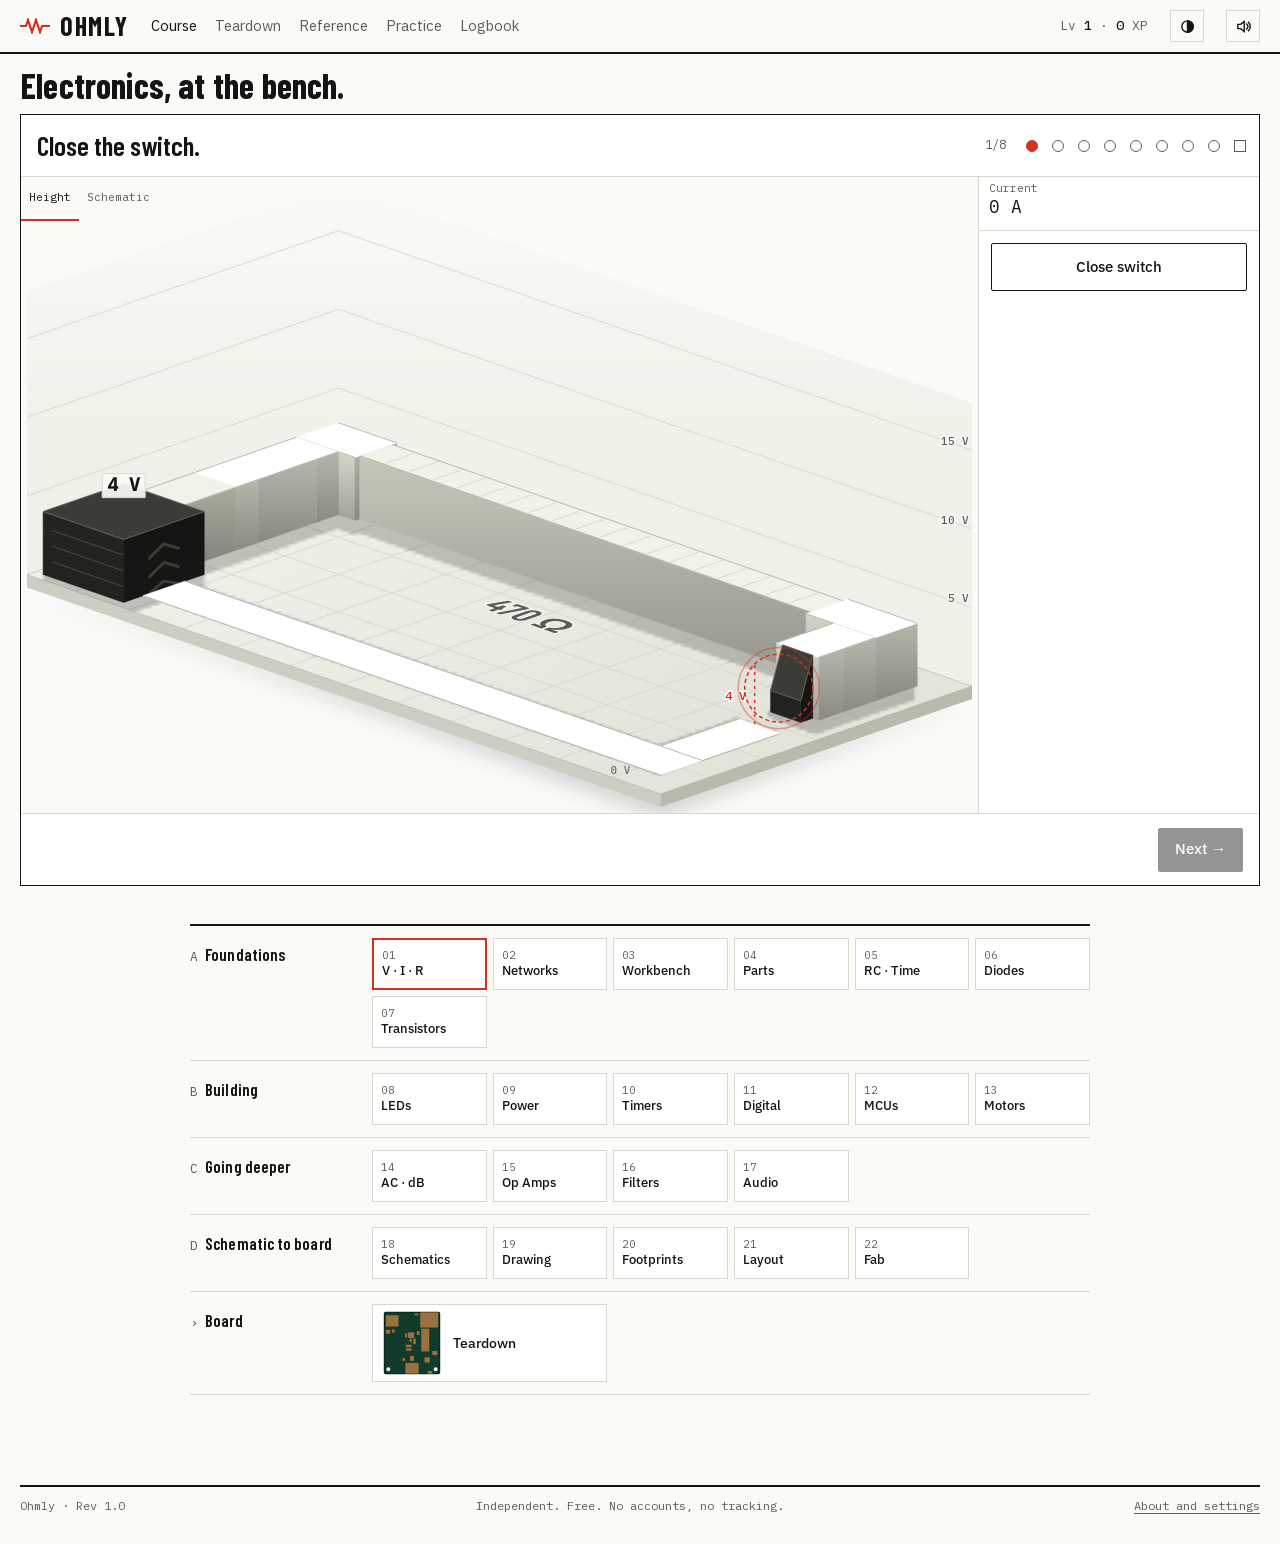
<file: index.html>
<!doctype html>
<html lang="en">
<head>
<meta charset="utf-8">
<meta name="viewport" content="width=device-width, initial-scale=1, viewport-fit=cover">
<title>Ohmly · An interactive platform for learning electronics</title>
<meta name="description" content="A free, interactive platform for learning electronics: 22 modules, 34 animated labs, an oscilloscope simulator, arcade games and quizzes. Runs in your browser, no sign-up.">
<meta name="theme-color" content="#FAFAF7" media="(prefers-color-scheme: light)">
<meta name="theme-color" content="#121211" media="(prefers-color-scheme: dark)">
<meta name="color-scheme" content="light dark">
<meta property="og:type" content="website">
<meta property="og:title" content="Ohmly · An interactive platform for learning electronics">
<meta property="og:description" content="22 modules, 34 animated labs, an oscilloscope simulator and arcade games. Free, in your browser.">
<meta property="og:url" content="https://ullnorse.github.io/ohmly/">
<meta property="og:image" content="https://ullnorse.github.io/ohmly/og.png">
<meta property="og:image:alt" content="Ohmly: an interactive platform for learning electronics, with a signal waveform logo.">
<meta name="twitter:card" content="summary_large_image">
<link rel="canonical" href="https://ullnorse.github.io/ohmly/">
<link rel="apple-touch-icon" href="apple-touch-icon.png">
<link rel="icon" href="data:image/svg+xml,%3Csvg xmlns='http://www.w3.org/2000/svg' viewBox='0 0 28 28'%3E%3Crect x='1' y='1' width='26' height='26' rx='6' fill='%23141414'/%3E%3Cpath d='M5 14h4l2-5 3 10 3-10 2 5h4' fill='none' stroke='%23FF5A44' stroke-width='2.4' stroke-linejoin='round' stroke-linecap='round'/%3E%3C/svg%3E">
<link rel="preload" href="fonts/IBMPlexSans-normal-400-latin.woff2" as="font" type="font/woff2" crossorigin>
<link rel="stylesheet" href="css/fonts.css">
<link rel="stylesheet" href="css/app.css">
</head>
<body>
<a class="skip" href="#view">Skip to content</a>
<header class="top">
  <a class="brand" href="#home" aria-label="Ohmly home">
    <svg width="30" height="16" viewBox="0 0 30 16" aria-hidden="true"><path d="M0 8h6l2-6 4 12 4-12 4 12 2-6h8" fill="none" stroke="var(--accent)" stroke-width="2.2" stroke-linejoin="miter"/></svg>
    Ohmly
  </a>
  <button class="btn railToggle" id="railToggle" type="button" aria-expanded="false" aria-controls="rail">Contents</button>
  <nav class="topnav" aria-label="Sections"><a href="#home">Course</a><a href="#teardown">Teardown</a><a href="#reference">Reference</a><a href="#practice">Practice</a><a href="#log">Logbook</a></nav>
  <span class="spacer"></span>
  <a class="lv" id="lvLink" href="#log">Lv 1 · 0 XP</a>
  <button class="iconBtn" id="themeBtn" type="button" aria-label="Change theme"></button>
  <button class="iconBtn" id="soundBtn" type="button" aria-pressed="true" aria-label="Sound effects"></button>
</header>

<div class="shell">
  <nav class="rail" id="rail" aria-label="Modules"></nav>
  <main id="main"><div class="wrap" id="view" tabindex="-1"><noscript><p>Ohmly is interactive and needs JavaScript enabled.</p></noscript></div></main>
</div>
<footer class="colophon site"><span>Ohmly · Rev 1.0</span><span>Independent. Free. No accounts, no tracking.</span><a href="#about">About and settings</a></footer>
<div id="toasts" aria-live="polite"></div>
<canvas id="fx" aria-hidden="true"></canvas>

<script src="js/data.js"></script>
<script src="js/core.js"></script>
<script src="js/problems.js"></script>
<script src="js/labs.js"></script>
<script src="js/games.js"></script>
<script src="js/teardown.js"></script>
<script src="js/teardown-time.js"></script>
<script src="js/lessons.js"></script>
<script src="js/app.js"></script>
</body>
</html>
</file>
<file: css/fonts.css>
/* Barlow Condensed, IBM Plex Sans, IBM Plex Mono: SIL Open Font License 1.1 */
@font-face{font-family:'Barlow Condensed';font-style:normal;font-weight:500;font-display:swap;src:url(../fonts/BarlowCondensed-normal-500-latin-ext.woff2) format('woff2');unicode-range:U+0100-02BA, U+02BD-02C5, U+02C7-02CC, U+02CE-02D7, U+02DD-02FF, U+0304, U+0308, U+0329, U+1D00-1DBF, U+1E00-1E9F, U+1EF2-1EFF, U+2020, U+20A0-20AB, U+20AD-20C4, U+2113, U+2C60-2C7F, U+A720-A7FF;}
@font-face{font-family:'Barlow Condensed';font-style:normal;font-weight:500;font-display:swap;src:url(../fonts/BarlowCondensed-normal-500-latin.woff2) format('woff2');unicode-range:U+0000-00FF, U+0131, U+0152-0153, U+02BB-02BC, U+02C6, U+02DA, U+02DC, U+0304, U+0308, U+0329, U+2000-206F, U+20AC, U+2122, U+2191, U+2193, U+2212, U+2215, U+FEFF, U+FFFD;}
@font-face{font-family:'Barlow Condensed';font-style:normal;font-weight:600;font-display:swap;src:url(../fonts/BarlowCondensed-normal-600-latin-ext.woff2) format('woff2');unicode-range:U+0100-02BA, U+02BD-02C5, U+02C7-02CC, U+02CE-02D7, U+02DD-02FF, U+0304, U+0308, U+0329, U+1D00-1DBF, U+1E00-1E9F, U+1EF2-1EFF, U+2020, U+20A0-20AB, U+20AD-20C4, U+2113, U+2C60-2C7F, U+A720-A7FF;}
@font-face{font-family:'Barlow Condensed';font-style:normal;font-weight:600;font-display:swap;src:url(../fonts/BarlowCondensed-normal-600-latin.woff2) format('woff2');unicode-range:U+0000-00FF, U+0131, U+0152-0153, U+02BB-02BC, U+02C6, U+02DA, U+02DC, U+0304, U+0308, U+0329, U+2000-206F, U+20AC, U+2122, U+2191, U+2193, U+2212, U+2215, U+FEFF, U+FFFD;}
@font-face{font-family:'Barlow Condensed';font-style:normal;font-weight:700;font-display:swap;src:url(../fonts/BarlowCondensed-normal-700-latin-ext.woff2) format('woff2');unicode-range:U+0100-02BA, U+02BD-02C5, U+02C7-02CC, U+02CE-02D7, U+02DD-02FF, U+0304, U+0308, U+0329, U+1D00-1DBF, U+1E00-1E9F, U+1EF2-1EFF, U+2020, U+20A0-20AB, U+20AD-20C4, U+2113, U+2C60-2C7F, U+A720-A7FF;}
@font-face{font-family:'Barlow Condensed';font-style:normal;font-weight:700;font-display:swap;src:url(../fonts/BarlowCondensed-normal-700-latin.woff2) format('woff2');unicode-range:U+0000-00FF, U+0131, U+0152-0153, U+02BB-02BC, U+02C6, U+02DA, U+02DC, U+0304, U+0308, U+0329, U+2000-206F, U+20AC, U+2122, U+2191, U+2193, U+2212, U+2215, U+FEFF, U+FFFD;}
@font-face{font-family:'IBM Plex Mono';font-style:normal;font-weight:400;font-display:swap;src:url(../fonts/IBMPlexMono-normal-400-latin-ext.woff2) format('woff2');unicode-range:U+0100-02BA, U+02BD-02C5, U+02C7-02CC, U+02CE-02D7, U+02DD-02FF, U+0304, U+0308, U+0329, U+1D00-1DBF, U+1E00-1E9F, U+1EF2-1EFF, U+2020, U+20A0-20AB, U+20AD-20C4, U+2113, U+2C60-2C7F, U+A720-A7FF;}
@font-face{font-family:'IBM Plex Mono';font-style:normal;font-weight:400;font-display:swap;src:url(../fonts/IBMPlexMono-normal-400-latin.woff2) format('woff2');unicode-range:U+0000-00FF, U+0131, U+0152-0153, U+02BB-02BC, U+02C6, U+02DA, U+02DC, U+0304, U+0308, U+0329, U+2000-206F, U+20AC, U+2122, U+2191, U+2193, U+2212, U+2215, U+FEFF, U+FFFD;}
@font-face{font-family:'IBM Plex Mono';font-style:normal;font-weight:500;font-display:swap;src:url(../fonts/IBMPlexMono-normal-500-latin-ext.woff2) format('woff2');unicode-range:U+0100-02BA, U+02BD-02C5, U+02C7-02CC, U+02CE-02D7, U+02DD-02FF, U+0304, U+0308, U+0329, U+1D00-1DBF, U+1E00-1E9F, U+1EF2-1EFF, U+2020, U+20A0-20AB, U+20AD-20C4, U+2113, U+2C60-2C7F, U+A720-A7FF;}
@font-face{font-family:'IBM Plex Mono';font-style:normal;font-weight:500;font-display:swap;src:url(../fonts/IBMPlexMono-normal-500-latin.woff2) format('woff2');unicode-range:U+0000-00FF, U+0131, U+0152-0153, U+02BB-02BC, U+02C6, U+02DA, U+02DC, U+0304, U+0308, U+0329, U+2000-206F, U+20AC, U+2122, U+2191, U+2193, U+2212, U+2215, U+FEFF, U+FFFD;}
@font-face{font-family:'IBM Plex Sans';font-style:italic;font-weight:400;font-display:swap;src:url(../fonts/IBMPlexSans-italic-400-latin-ext.woff2) format('woff2');unicode-range:U+0100-02BA, U+02BD-02C5, U+02C7-02CC, U+02CE-02D7, U+02DD-02FF, U+0304, U+0308, U+0329, U+1D00-1DBF, U+1E00-1E9F, U+1EF2-1EFF, U+2020, U+20A0-20AB, U+20AD-20C4, U+2113, U+2C60-2C7F, U+A720-A7FF;}
@font-face{font-family:'IBM Plex Sans';font-style:italic;font-weight:400;font-display:swap;src:url(../fonts/IBMPlexSans-italic-400-latin.woff2) format('woff2');unicode-range:U+0000-00FF, U+0131, U+0152-0153, U+02BB-02BC, U+02C6, U+02DA, U+02DC, U+0304, U+0308, U+0329, U+2000-206F, U+20AC, U+2122, U+2191, U+2193, U+2212, U+2215, U+FEFF, U+FFFD;}
@font-face{font-family:'IBM Plex Sans';font-style:normal;font-weight:400;font-display:swap;src:url(../fonts/IBMPlexSans-normal-400-latin-ext.woff2) format('woff2');unicode-range:U+0100-02BA, U+02BD-02C5, U+02C7-02CC, U+02CE-02D7, U+02DD-02FF, U+0304, U+0308, U+0329, U+1D00-1DBF, U+1E00-1E9F, U+1EF2-1EFF, U+2020, U+20A0-20AB, U+20AD-20C4, U+2113, U+2C60-2C7F, U+A720-A7FF;}
@font-face{font-family:'IBM Plex Sans';font-style:normal;font-weight:400;font-display:swap;src:url(../fonts/IBMPlexSans-normal-400-latin.woff2) format('woff2');unicode-range:U+0000-00FF, U+0131, U+0152-0153, U+02BB-02BC, U+02C6, U+02DA, U+02DC, U+0304, U+0308, U+0329, U+2000-206F, U+20AC, U+2122, U+2191, U+2193, U+2212, U+2215, U+FEFF, U+FFFD;}
@font-face{font-family:'IBM Plex Sans';font-style:normal;font-weight:500;font-display:swap;src:url(../fonts/IBMPlexSans-normal-500-latin-ext.woff2) format('woff2');unicode-range:U+0100-02BA, U+02BD-02C5, U+02C7-02CC, U+02CE-02D7, U+02DD-02FF, U+0304, U+0308, U+0329, U+1D00-1DBF, U+1E00-1E9F, U+1EF2-1EFF, U+2020, U+20A0-20AB, U+20AD-20C4, U+2113, U+2C60-2C7F, U+A720-A7FF;}
@font-face{font-family:'IBM Plex Sans';font-style:normal;font-weight:500;font-display:swap;src:url(../fonts/IBMPlexSans-normal-500-latin.woff2) format('woff2');unicode-range:U+0000-00FF, U+0131, U+0152-0153, U+02BB-02BC, U+02C6, U+02DA, U+02DC, U+0304, U+0308, U+0329, U+2000-206F, U+20AC, U+2122, U+2191, U+2193, U+2212, U+2215, U+FEFF, U+FFFD;}
@font-face{font-family:'IBM Plex Sans';font-style:normal;font-weight:600;font-display:swap;src:url(../fonts/IBMPlexSans-normal-600-latin-ext.woff2) format('woff2');unicode-range:U+0100-02BA, U+02BD-02C5, U+02C7-02CC, U+02CE-02D7, U+02DD-02FF, U+0304, U+0308, U+0329, U+1D00-1DBF, U+1E00-1E9F, U+1EF2-1EFF, U+2020, U+20A0-20AB, U+20AD-20C4, U+2113, U+2C60-2C7F, U+A720-A7FF;}
@font-face{font-family:'IBM Plex Sans';font-style:normal;font-weight:600;font-display:swap;src:url(../fonts/IBMPlexSans-normal-600-latin.woff2) format('woff2');unicode-range:U+0000-00FF, U+0131, U+0152-0153, U+02BB-02BC, U+02C6, U+02DA, U+02DC, U+0304, U+0308, U+0329, U+2000-206F, U+20AC, U+2122, U+2191, U+2193, U+2212, U+2215, U+FEFF, U+FFFD;}
</file>
<file: css/app.css>
/* Ohmly. Direction: a printed component datasheet. Paper, black ink, one signal red, hairline and heavy rules,
   condensed industrial headings, figures with numbered captions. The scope screen and progress board are
   "hardware" surfaces that keep their own colors in both themes. */
:root{
  --bg:#FAFAF7; --surface:#FFFFFF; --sunk:#F0F0EA; --ink:#141414; --muted:#5D5D58; --line:#D8D8D0; --rule:#141414;
  --accent:#D2321E; --accent-soft:#FFF3F0; --trace:#141414; --trace-soft:#ECECE5;
  --good:#1D7A3E; --bad:#C0281C; --warn:#986200;
  --board:#123B2B; --board-edge:#0B2A1E; --copper:#9C7140; --copper-lit:#F0B566; --silk:#ECF2EE; --chip:#1A1D1C; --pinc:#C9CED0;
  --scope-bg:#07130D; --scope-grid:#2C5A43; --phosphor:#7CFFB2;
  --f-display:"Barlow Condensed","Arial Narrow","Helvetica Neue",sans-serif;
  --f-body:"IBM Plex Sans","Helvetica Neue",Arial,sans-serif;
  --f-mono:"IBM Plex Mono",ui-monospace,Menlo,monospace;
}
@media (prefers-color-scheme: dark){ :root:not([data-theme="light"]){
  --bg:#121211; --surface:#181816; --sunk:#0D0D0C; --ink:#ECECE5; --muted:#9C9C94; --line:#30302C; --rule:#ECECE5;
  --accent:#FF5A44; --accent-soft:#3A1A15; --trace:#ECECE5; --trace-soft:#22221F;
  --good:#5CCB8A; --bad:#FF8A80; --warn:#E6B84D; color-scheme:dark; } }
:root[data-theme="dark"]{
  --bg:#121211; --surface:#181816; --sunk:#0D0D0C; --ink:#ECECE5; --muted:#9C9C94; --line:#30302C; --rule:#ECECE5;
  --accent:#FF5A44; --accent-soft:#3A1A15; --trace:#ECECE5; --trace-soft:#22221F;
  --good:#5CCB8A; --bad:#FF8A80; --warn:#E6B84D; color-scheme:dark; }

*{box-sizing:border-box}
html{scroll-padding-top:64px}
body{background:var(--bg);color:var(--ink);font-family:var(--f-body);font-size:16px;line-height:1.55;margin:0;-webkit-font-smoothing:antialiased}
a{color:inherit;text-decoration-thickness:1px;text-underline-offset:3px}
a:hover{color:var(--accent)}
button,input,select,textarea{font:inherit;color:inherit}
:focus-visible{outline:2px solid var(--accent);outline-offset:2px}
h1,h2,h3{font-family:var(--f-display);font-weight:700;line-height:1.02;margin:0;text-wrap:balance;letter-spacing:.005em}
h1{font-size:clamp(2.4rem,6vw,4rem)}
h2{font-size:1.65rem}
h3{font-size:1.2rem;font-weight:600}
p{margin:0}
.mono{font-family:var(--f-mono);font-variant-numeric:tabular-nums}
.label{font-family:var(--f-mono);font-size:.76rem;color:var(--muted)}
.muted{color:var(--muted)}
.center{justify-content:center;text-align:center}
.sr,.visuallyHidden{position:absolute!important;width:1px;height:1px;overflow:hidden;clip:rect(0 0 0 0);white-space:nowrap}
.skip{position:absolute;left:-9999px;top:8px;z-index:100;background:var(--ink);color:var(--bg);padding:8px 14px}
.skip:focus{left:max(16px,env(safe-area-inset-left,0px))}
h1:focus{outline:none}

/* ---------- masthead ---------- */
header.top{position:sticky;top:0;z-index:6;background:var(--bg);border-bottom:2px solid var(--rule);
  padding-block:10px calc(10px + 0px);padding-top:calc(10px + env(safe-area-inset-top,0px));
  padding-left:max(20px,env(safe-area-inset-left,0px));padding-right:max(20px,env(safe-area-inset-right,0px));
  display:flex;align-items:center;gap:22px;flex-wrap:wrap}
.brand{display:flex;align-items:center;gap:10px;text-decoration:none;font-family:var(--f-display);font-weight:700;font-size:1.65rem;letter-spacing:.06em;text-transform:uppercase;line-height:1}
.brand svg{flex:none}
.brand:hover{color:var(--ink)}
.topnav{display:flex;gap:18px}
.topnav a{text-decoration:none;font-size:.92rem;color:var(--muted)}
.topnav a:hover,.topnav a[aria-current]{color:var(--ink)}
.top .spacer{flex:1}
.lv{font-family:var(--f-mono);font-size:.8rem;color:var(--muted);text-decoration:none;white-space:nowrap}
.lv b{color:var(--ink);font-weight:500}
.iconBtn{display:grid;place-items:center;width:34px;height:32px;padding:0;border:1px solid var(--line);background:transparent;cursor:pointer;color:var(--ink)}
.iconBtn:hover{border-color:var(--ink)}
.iconBtn[aria-pressed=false]{color:var(--muted)}

.shell{display:grid;grid-template-columns:250px minmax(0,1fr);max-width:1280px;margin:0 auto}
nav.rail{border-right:1px solid var(--line);padding:22px 14px 40px 20px;position:sticky;top:56px;align-self:start;max-height:calc(100vh - 56px);overflow:auto;font-size:.88rem}
nav.rail .grp{font-family:var(--f-display);font-weight:600;font-size:.95rem;letter-spacing:.04em;text-transform:uppercase;margin:18px 0 6px;padding-bottom:4px;border-bottom:1px solid var(--rule)}
nav.rail .grp:first-child{margin-top:0}
nav.rail a{display:grid;grid-template-columns:26px 1fr 14px;gap:4px;align-items:baseline;padding:4px 6px 4px 8px;text-decoration:none;line-height:1.3;border-left:3px solid transparent}
nav.rail a .n{font-family:var(--f-mono);font-size:.75rem;color:var(--muted)}
nav.rail a:hover{background:var(--sunk);color:var(--ink)}
nav.rail a.on{border-left-color:var(--accent);background:var(--sunk);font-weight:500}
nav.rail a .st{font-family:var(--f-mono);font-size:.75rem;color:var(--muted);text-align:right}
nav.rail a .st.done{color:var(--accent)}
.btn.railToggle{display:none}

main{padding-block:36px 90px;padding-left:max(20px,env(safe-area-inset-left,0px));padding-right:max(20px,env(safe-area-inset-right,0px));min-width:0}
.wrap{max-width:900px;margin:0 auto;display:flex;flex-direction:column;gap:38px}
.wrap > *{min-width:0}
.prose{max-width:66ch}
.lede{font-size:1.12rem;max-width:62ch}

/* ---------- shared pieces ---------- */
.btn{border:1.5px solid var(--ink);background:transparent;padding:8px 16px;cursor:pointer;font-size:.92rem;font-weight:500;text-decoration:none;color:var(--ink);display:inline-flex;align-items:center;justify-content:center;gap:6px;border-radius:2px;transition:background .12s,color .12s}
.btn:hover{background:var(--ink);color:var(--bg)}
.btn:active{transform:translateY(1px)}
.btn.primary{background:var(--ink);color:var(--bg)}
.btn.primary:hover{background:var(--accent);border-color:var(--accent);color:#fff}
.btn.primary.isdone{background:transparent;color:var(--ink)}
.btn.big{padding:11px 20px;font-size:1rem}
.btn:disabled{opacity:.45;cursor:default}
.btn:disabled:hover{background:transparent;color:var(--ink)}
.chip{font-family:var(--f-mono);font-size:.74rem;color:var(--muted);text-decoration:none;white-space:nowrap}
.sectionHead{display:flex;align-items:baseline;gap:14px;flex-wrap:wrap;border-top:2px solid var(--rule);padding-top:10px;margin-bottom:16px}
.sectionHead.spread{justify-content:space-between}
.sectionHead a.label:hover{color:var(--accent)}
.panel{}
.panel > h2{border-top:2px solid var(--rule);padding-top:10px;margin-bottom:16px}

/* ---------- home ---------- */
figure{margin:0}
figcaption{border-top:1px solid var(--rule);padding:8px 16px;font-size:.88rem;color:var(--muted)}
figcaption b{color:var(--ink);font-family:var(--f-display);font-weight:600;font-size:1rem;letter-spacing:.02em;margin-right:6px}
.part{margin-top:22px}
.part h3{display:flex;gap:10px;align-items:baseline;flex-wrap:wrap}
.part h3 small{font-family:var(--f-body);font-weight:400;font-size:.9rem;color:var(--muted)}
.logline{font-size:.92rem;color:var(--muted);border-top:1px solid var(--line);padding-top:12px}
footer.site{max-width:1240px;margin:0 auto 28px;width:calc(100% - 40px)}
.colophon{border-top:2px solid var(--rule);padding-top:10px;display:flex;justify-content:space-between;gap:14px;flex-wrap:wrap;font-family:var(--f-mono);font-size:.75rem;color:var(--muted)}

/* ---------- logbook ---------- */
.lvRow{display:flex;gap:28px;align-items:end;flex-wrap:wrap}
.lvRow .big{font-family:var(--f-display);font-weight:700;font-size:3rem;line-height:1}
.meterbar{height:10px;border:1px solid var(--rule);margin-top:10px;max-width:520px}
.meterbar i{display:block;height:100%;background:var(--accent)}
table.spec{border-collapse:collapse;width:100%;max-width:620px;font-size:.92rem}
table.spec td{border-bottom:1px solid var(--line);padding:7px 8px}
table.spec td:last-child{font-family:var(--f-mono);text-align:right}
.badges{display:block}
table.badgeT{width:100%;border-collapse:collapse;font-size:.92rem}
table.badgeT td{border-bottom:1px solid var(--line);padding:8px}
table.badgeT td.m{width:34px;text-align:center;font-size:1rem;color:var(--muted)}
table.badgeT tr.got td.m{color:var(--accent)}
table.badgeT td.s{font-family:var(--f-mono);font-size:.78rem;color:var(--muted);text-align:right;white-space:nowrap}
table.badgeT tr:not(.got) td:nth-child(2) b{color:var(--muted);font-weight:500}

/* ---------- PCB progress board ---------- */
.pcbWrap{overflow-x:auto}
svg.pcb{display:block;width:100%;min-width:680px;height:auto}
svg.pcb.narrow{min-width:0}
.pcb .board{fill:var(--board);stroke:var(--board-edge);stroke-width:6}
.pcb .tr{fill:none;stroke:var(--copper);stroke-width:5;stroke-linecap:round;opacity:.55}
.pcb .tr.thin{stroke-width:2;opacity:.35}
.pcb .tr.lit{stroke:var(--copper-lit);opacity:1;stroke-dasharray:10 12;animation:flow 1.2s linear infinite}
@keyframes flow{to{stroke-dashoffset:-22}}
.pcb .via{fill:var(--board);stroke:var(--copper);stroke-width:3}
.pcb .hole{fill:var(--board-edge);stroke:var(--copper);stroke-width:3}
.pcb .pin{fill:var(--pinc)}
.pcb .chip{fill:var(--chip);stroke:#2c302f;stroke-width:1.5}
.pcb .chip.done{stroke:var(--copper-lit);stroke-width:2.5}
.pcb .chip.part{stroke:var(--copper)}
.pcb .notch{fill:#2c302f}
.pcb .silk{fill:var(--silk);font-family:var(--f-display);font-weight:600;font-size:19px;text-anchor:middle;letter-spacing:.02em}
.pcb .silk.small{font-family:var(--f-mono);font-weight:400;font-size:10.5px;opacity:.7}
.pcb .silk.tiny{font-family:var(--f-mono);font-weight:400;font-size:10px;letter-spacing:.12em;opacity:.55}
.pcb .silk.tiny.l{text-anchor:start} .pcb .silk.tiny.r{text-anchor:end}
.pcb .led{fill:#3a2a20}
.pcb .led.dim{fill:#8a5a2a}
.pcb .led.on{fill:#FFB347}
.pcb .prog{fill:var(--copper-lit)}
.pcb .chipLink:hover .chip{stroke:var(--silk)}
.pcb .chipLink:focus-visible{outline:none}
.pcb .chipLink:focus-visible .chip{stroke:var(--copper-lit);stroke-width:3}

/* ---------- module ---------- */
.modHead{display:grid;grid-template-columns:auto minmax(0,1fr) auto;gap:4px 22px;align-items:end;border-bottom:2px solid var(--rule)}
.modNo{font-family:var(--f-display);font-weight:700;font-size:clamp(4rem,10vw,6.5rem);line-height:.8;color:var(--accent);font-variant-numeric:tabular-nums}
.modHead .partName{font-size:.9rem;color:var(--muted)}
.modHead h1{font-size:clamp(2.1rem,4vw,2.8rem)}
.back{font-size:.9rem;text-decoration:none;color:var(--muted)}
ul.ideas{margin:0;padding:0;list-style:none;display:flex;flex-direction:column;gap:9px;max-width:72ch}
ul.ideas li{display:grid;grid-template-columns:18px 1fr;gap:6px}
ul.ideas li::before{content:"";width:6px;height:6px;margin-top:.62em;background:var(--accent)}
.formulas{display:grid;grid-template-columns:repeat(2,minmax(0,1fr));column-gap:28px;border-bottom:1px solid var(--line)}
.formula{display:flex;flex-direction:column;gap:2px;padding:10px 0;border-top:1px solid var(--line)}
.formula .eq{font-family:var(--f-mono);font-size:1.02rem;overflow-x:auto;white-space:nowrap}
.formula .what{font-size:.84rem;color:var(--muted)}
.tip{border-left:3px solid var(--accent);padding:4px 0 4px 14px;max-width:72ch}
.tip b{font-family:var(--f-display);font-weight:700;font-size:1.02rem;letter-spacing:.06em;text-transform:uppercase;margin-right:8px}
.labNav{display:flex;flex-wrap:wrap;gap:6px 16px;margin:-6px 0 16px;font-size:.88rem}
.labNav a{color:var(--muted)}
.reading{font-size:.88rem;color:var(--muted);border-top:1px solid var(--line);padding-top:12px;max-width:80ch}
.pager{display:flex;justify-content:space-between;gap:12px;flex-wrap:wrap;border-top:2px solid var(--rule);padding-top:12px}
.pager a{text-decoration:none;max-width:48%;font-weight:500}
.pager a.r{text-align:right;margin-left:auto}
.pager a span{display:block;font-family:var(--f-mono);font-weight:400;font-size:.75rem;color:var(--muted)}

/* ---------- worked examples, steps, practice problems, going deeper ---------- */
.ex{border-top:1px solid var(--line);padding:16px 0;max-width:80ch}
.ex:first-of-type{border-top:0;padding-top:0}
.exq{font-weight:500}
.exq .label,.exa .label,.ph .label{display:block;margin-bottom:2px}
ol.steps{list-style:none;counter-reset:st;margin:12px 0 0;padding:0;border-top:1px solid var(--rule)}
ol.steps li{counter-increment:st;display:grid;grid-template-columns:28px minmax(0,1fr);gap:6px;padding:7px 0;border-bottom:1px solid var(--line);font-size:.95rem;overflow-wrap:anywhere}
ol.steps li::before{content:counter(st);font-family:var(--f-mono);font-size:.78rem;color:var(--muted);padding-top:.15em}
.exa{margin-top:10px;font-weight:500;color:var(--accent)}
.exa .label{color:var(--muted);font-weight:400}
.prob{border-top:1px solid var(--line);padding:16px 0;max-width:80ch}
.prob:first-child{border-top:0;padding-top:0}
.ph{display:flex;justify-content:space-between;gap:12px}
.ph .label{margin:0}
.ph .ok{font-family:var(--f-mono);font-size:.76rem;color:var(--accent);visibility:hidden}
.ph .ok.on{visibility:visible}
.pq{font-weight:500;margin:4px 0 12px}
.pin{display:flex;gap:10px;flex-wrap:wrap;align-items:end}
.pin .ctrl{flex:1 1 170px;max-width:240px}
.pin input{font-family:var(--f-mono)}
.pin .btn{padding:8px 14px}
.pres{margin-top:12px;font-size:.95rem}
.pres .good{color:var(--good)} .pres .bad,.pres p.bad{color:var(--bad)}
.pres .btn{margin-top:14px}
.drillSel{max-width:320px;margin-bottom:16px}
details.dd{border-top:1px solid var(--line);max-width:80ch}
details.dd:last-of-type{border-bottom:1px solid var(--line)}
details.dd summary{cursor:pointer;list-style:none;padding:11px 28px 11px 0;position:relative;font-weight:500}
details.dd summary::-webkit-details-marker{display:none}
details.dd summary::after{content:"+";position:absolute;right:4px;top:9px;font-family:var(--f-mono);color:var(--accent);width:1ch;text-align:center}
details.dd[open] summary::after{content:"−"}
details.dd summary:hover{color:var(--accent)}
.ddb{padding:2px 0 18px;display:flex;flex-direction:column;gap:12px;font-size:.95rem}
.ddb .ideas li>span{min-width:0;overflow-wrap:anywhere}
.dform{border-left:3px solid var(--accent);padding:2px 0 2px 14px;font-family:var(--f-mono);font-size:.92rem;overflow-x:auto}
.dform div{white-space:nowrap}
.gameRow.idx{grid-template-columns:44px minmax(0,1fr) auto;gap:14px}
.gameRow.idx .no{font-family:var(--f-mono);font-size:.85rem;color:var(--muted)}

/* ---------- labs (figures) ---------- */
.lab{border:1px solid var(--rule);background:var(--surface);scroll-margin-top:70px}
.lab + .lab{margin-top:26px}
.lab .lh{order:2;border-top:1px solid var(--rule);padding:8px 16px;display:flex;gap:10px;flex-wrap:wrap;align-items:baseline;font-size:.88rem;color:var(--muted)}
.lab .lh h3{font-size:1.02rem;color:var(--ink)}
.lab .lh h3 .figno{color:var(--accent);margin-right:8px}
.lab{display:flex;flex-direction:column}
.lab .lb{order:1;padding:18px 16px;display:grid;grid-template-columns:minmax(0,1fr) minmax(0,1.15fr);gap:22px}
.ctrls{display:flex;flex-direction:column;gap:12px;min-width:0}
.ctrlGroup{display:flex;flex-direction:column;gap:10px}
.ctrl{min-width:0}
.ctrl label{display:flex;justify-content:space-between;font-size:.84rem;color:var(--muted);gap:8px}
.ctrl label output{font-family:var(--f-mono);color:var(--ink)}
.ctrl input[type=range]{width:100%;accent-color:var(--accent)}
@media (pointer:coarse){.ctrl input[type=range]{height:32px;margin:-8px 0}}
.ctrl select,.ctrl input[type=number],.ctrl input[type=text],.ctrl input[type=search],textarea{width:100%;padding:7px 9px;border:1px solid var(--line);border-radius:0;background:var(--bg)}
.ctrl select:focus,.ctrl input:focus{border-color:var(--ink)}
.bigInput{font-family:var(--f-mono);font-size:1.3rem!important;letter-spacing:.1em}
.row2{display:flex;gap:10px;flex-wrap:wrap;align-items:end}
.row2 > .ctrl{flex:1;min-width:120px}
.row3{display:grid;grid-template-columns:repeat(auto-fit,minmax(150px,1fr));gap:12px;align-items:end}
.wrapRow{flex-wrap:wrap}
.check{display:flex;gap:8px;align-items:center;font-size:.88rem;color:var(--muted);cursor:pointer}
.readout{display:grid;grid-template-columns:repeat(auto-fit,minmax(130px,1fr));gap:0;align-content:start;min-width:0;border-top:1px solid var(--rule)}
.readout.four{grid-column:1/-1}
.ro{border-bottom:1px solid var(--line);padding:8px 10px 8px 0;min-width:0}
.ro .k{font-size:.76rem;color:var(--muted)}
.ro .v{font-family:var(--f-mono);font-size:1.15rem;font-variant-numeric:tabular-nums;overflow-wrap:anywhere}
.ro.hl .v{color:var(--accent)}
.note{font-size:.85rem;color:var(--muted);grid-column:1/-1;padding-top:8px}
.note.warn{color:var(--warn)} .note.bad{color:var(--bad)} .note.good{color:var(--good)}
canvas.plot{width:100%;height:230px;display:block;border:1px solid var(--line);background:var(--bg);grid-column:1/-1}
canvas.plot.tall{height:260px}
.resistorSvg{width:100%;max-width:360px;height:auto;display:block;margin:0 auto}
.gates{display:flex;gap:6px;flex-wrap:wrap}
.gates button{font-family:var(--f-mono);font-size:.8rem;padding:6px 10px;border:1px solid var(--line);background:transparent;cursor:pointer}
.gates button:hover{border-color:var(--ink)}
.gates button[aria-pressed=true]{background:var(--ink);color:var(--bg);border-color:var(--ink)}
.gates button.right{border-color:var(--good);color:var(--good)}
.gates button.wrong{border-color:var(--bad);color:var(--bad);text-decoration:line-through}
.toggles{display:flex;gap:14px;align-items:center;flex-wrap:wrap}
.toggles.big{justify-content:center;gap:22px}
.sw{display:flex;flex-direction:column;align-items:center;gap:4px;font-family:var(--f-mono);font-size:.8rem}
.sw button{width:54px;height:28px;border:1.5px solid var(--ink);background:transparent;position:relative;cursor:pointer;border-radius:0}
.sw button::after{content:"";position:absolute;top:3px;left:3px;width:20px;height:19px;background:var(--muted);transition:left .12s}
.sw button[aria-pressed=true]::after{left:28px;background:var(--accent)}
.led{width:38px;height:38px;border-radius:50%;border:1.5px solid var(--ink);background:transparent;transition:background .08s,box-shadow .08s}
.led.big{width:56px;height:56px;flex:none}
.led.sm{width:40px;height:40px}
.led.on{background:var(--accent);border-color:var(--accent);box-shadow:0 0 18px color-mix(in srgb,var(--accent) 70%,transparent)}
.ledRow{display:flex;gap:14px;align-items:center}
.tt{border-collapse:collapse;font-family:var(--f-mono);font-size:.85rem}
.tt th,.tt td{border-bottom:1px solid var(--line);padding:4px 14px;text-align:center}
.tt th{border-bottom-color:var(--rule);font-weight:500}
.tt tr.cur td{background:var(--accent-soft);color:var(--ink)}
.tablewrap{overflow-x:auto}
.heatbar{grid-column:1/-1;display:grid;grid-template-columns:auto 1fr;gap:6px 12px;align-items:center}
.hb{height:10px;border:1px solid var(--rule)}
.hb i{display:block;height:100%;background:var(--accent);transition:width .3s}
.bitRow{grid-column:1/-1;display:grid;grid-template-columns:repeat(8,1fr);gap:6px}
.bit{display:flex;flex-direction:column;align-items:center;gap:4px}
.bit button{width:100%;aspect-ratio:1/1.2;max-width:60px;border:1.5px solid var(--ink);background:transparent;font-family:var(--f-mono);font-size:1.3rem;cursor:pointer}
.bit button[aria-pressed=true]{background:var(--ink);color:var(--bg)}
.bit span{font-size:.7rem;color:var(--muted);font-family:var(--f-mono)}
.pwmVis{display:flex;gap:20px;align-items:center;justify-content:center;grid-column:1/-1}
.pwmVis canvas{width:150px;height:150px}
.scopeWrap{grid-column:1/-1;background:#1b1f1d;padding:12px;display:flex;flex-direction:column;gap:8px}
canvas.scope{width:100%;aspect-ratio:10/8;max-height:440px;display:block;background:var(--scope-bg)}
.scopeReadout{color:var(--phosphor);font-size:.78rem;opacity:.85;overflow-wrap:anywhere}
.mystery{grid-column:1/-1;border:1px solid var(--accent);padding:14px;display:flex;flex-direction:column;gap:10px;font-size:.92rem}
.adder{grid-column:1/-1;display:flex;flex-direction:column;gap:8px;align-items:center}
.adRow{display:grid;grid-template-columns:56px repeat(5,minmax(0,52px)) 56px;gap:8px;align-items:center;justify-items:center}
.adRow > .label{justify-self:end}
.adRow button{width:100%;aspect-ratio:1;border:1.5px solid var(--ink);background:transparent;font-family:var(--f-mono);font-size:1.2rem;cursor:pointer}
.adRow:not(.carry):not(.sum) button:first-of-type{grid-column:3}
.adRow button[aria-pressed=true]{background:var(--ink);color:var(--bg)}
.adRow b{font-size:1.2rem;justify-self:start;grid-column:7}
.adRow.sum .led:first-of-type{grid-column:2}
.cy{width:12px;height:12px;border-radius:50%;border:1.5px solid var(--line)}
.cy.on{background:var(--accent);border-color:var(--accent)}
.cy.off{visibility:hidden}

/* ---------- quiz ---------- */
fieldset.q{border:0;margin:0;padding:14px 0;min-width:0;border-top:1px solid var(--line);counter-reset:opt}
fieldset.q:first-of-type{border-top:0}
fieldset.q legend{padding:0;float:left;width:100%}
fieldset.q legend + *{clear:both}
.qt{font-weight:500;margin-bottom:10px;max-width:72ch}
.qt.big{font-size:1.15rem;margin-top:6px}
.opts{display:flex;flex-direction:column;gap:0;border-top:1px solid var(--line)}
.opts button{counter-increment:opt;text-align:left;padding:8px 10px;border:0;border-bottom:1px solid var(--line);background:transparent;cursor:pointer;font-size:.95rem;display:flex;gap:12px;align-items:baseline}
.opts button::before{content:counter(opt,upper-alpha);font-family:var(--f-mono);font-size:.78rem;color:var(--muted);width:14px;flex:none}
.opts button:hover:not(:disabled){background:var(--sunk)}
.opts button.right{background:color-mix(in srgb,var(--good) 12%,transparent)}
.opts button.right::before{content:"✓";color:var(--good)}
.opts button.wrong{background:color-mix(in srgb,var(--bad) 10%,transparent);text-decoration:line-through;text-decoration-color:var(--bad)}
.opts button.wrong::before{content:"✗";color:var(--bad)}
.opts button:disabled{cursor:default;color:var(--ink)}
.opts.grid2{display:grid;grid-template-columns:1fr 1fr;gap:8px;border:0;width:100%;max-width:440px}
.opts.grid2 button{border:1.5px solid var(--ink);justify-content:center;font-family:var(--f-mono);font-size:1.05rem;padding:14px}
.opts.grid2 button::before{display:none}
.why{margin-top:10px;font-size:.9rem;color:var(--muted);max-width:72ch}
.why b{color:var(--ink)}
.why .btn{margin-top:10px}
.score{font-family:var(--f-mono);font-size:.8rem;color:var(--muted)}
.shake{animation:shake .35s}
@keyframes shake{25%{transform:translateX(-4px)}50%{transform:translateX(4px)}75%{transform:translateX(-2px)}}

/* ---------- arcade + games ---------- */
.gameList{border-top:2px solid var(--rule)}
.gameRow{display:grid;grid-template-columns:120px minmax(0,1fr) auto;gap:20px;align-items:center;padding:16px 0;border-bottom:1px solid var(--line);text-decoration:none}
.gameRow:hover{background:var(--sunk)}
.gameRow:hover h3{color:var(--accent)}
.gameRow .art{height:60px;display:grid;place-items:center;color:var(--ink)}
.gameRow .art svg{height:48px;width:auto}
.gameRow p{margin-top:3px;font-size:.9rem;color:var(--muted)}
.gameRow .best{font-family:var(--f-mono);font-size:.78rem;color:var(--muted);text-align:right;white-space:nowrap}
.game{border:1px solid var(--rule);background:var(--surface);padding:22px;display:flex;flex-direction:column;gap:18px;align-items:center}
.gameBar{display:flex;gap:16px;justify-content:space-between;width:100%;flex-wrap:wrap;font-size:.92rem;border-bottom:1px solid var(--line);padding-bottom:10px}
.gameBar .hot{color:var(--bad)}
.gameStage{display:flex;flex-direction:column;gap:16px;align-items:center;width:100%}
.gameStage.left{align-items:stretch}
.gameStage .readout,.gameStage .row3{width:100%}
.gameEnd{text-align:center;display:flex;flex-direction:column;gap:6px;align-items:center}
.gameEnd h3{font-size:2rem}
.gameEnd p{color:var(--muted)}
.targetBox{display:flex;flex-direction:column;align-items:center;gap:2px}
.targetBox b{font-size:1.8rem}
.mysteryBox{width:110px;height:76px;background:var(--ink);color:var(--bg);display:grid;place-items:center;font-family:var(--f-display);font-size:2.6rem;font-weight:700}
.probeLog{display:flex;gap:8px;flex-wrap:wrap;justify-content:center;min-height:28px}
.probeLog span{border:1px solid var(--line);padding:2px 8px;font-size:.85rem;font-family:var(--f-mono)}
.boxes{display:flex;gap:14px;justify-content:center}
.bx{display:flex;flex-direction:column;align-items:center;gap:2px}
.bxbar{width:28px;height:70px;border:1px solid var(--rule);display:flex;align-items:flex-end}
.bxbar i{display:block;width:100%;background:var(--accent);transition:height .3s}
.flip{width:min(100%,460px);height:220px;perspective:900px;cursor:pointer;position:relative}
.flip .face{position:absolute;inset:0;border:1.5px solid var(--ink);background:var(--bg);display:flex;flex-direction:column;align-items:center;justify-content:center;gap:10px;padding:20px;text-align:center;backface-visibility:hidden;transition:transform .45s}
.flip .face b{font-family:var(--f-display);font-size:1.7rem;font-weight:600}
.flip .face.back b{font-family:var(--f-mono);font-size:1.35rem;color:var(--accent)}
.flip .back{transform:rotateY(180deg)}
.flip.flipped .front{transform:rotateY(-180deg)}
.flip.flipped .back{transform:rotateY(0)}
.job{text-align:center;display:flex;flex-direction:column;gap:4px;max-width:46ch}
.job b{font-family:var(--f-display);font-size:1.5rem;font-weight:600;line-height:1.15}
.meterBody{width:min(100%,520px);background:#E8B23A;padding:16px;display:flex;flex-direction:column;gap:14px;border:2px solid #141414;color:#141414}
.meterBody .ctrl label{color:#141414}
.meterBody .ctrl select{background:#fff;color:#141414;border-color:#141414}
.meterGrid{display:grid;grid-template-columns:1fr 1fr;gap:10px}
.lcd{background:#C9D6B8;color:#1F2A1A;padding:12px 16px;font-size:2rem;text-align:right;letter-spacing:.06em;box-shadow:inset 0 2px 6px rgba(0,0,0,.25);min-height:2.6em;display:flex;align-items:center;justify-content:flex-end;overflow-wrap:anywhere}
.lcd.dead{background:#3a3f37;color:#ff8a80}
.lcd.good{color:#0d5a2e}
.meterBody .btn.primary{background:#141414;color:#fff;border-color:#141414}

/* ---------- formulas / about ---------- */
.fgroup{margin-bottom:8px}
.fgroup .sectionHead h3{font-size:1.2rem}
.settings{display:flex;gap:20px;flex-wrap:wrap;align-items:end}
.settings .ctrl{min-width:200px}
.paste{margin-top:12px}
.paste summary{cursor:pointer;color:var(--muted);font-size:.9rem}
.paste textarea{font-family:var(--f-mono);font-size:.8rem;margin-block:6px}
.danger{margin-top:16px;padding-top:14px;border-top:1px solid var(--line);display:flex;gap:10px;flex-wrap:wrap;align-items:center}
.dangerBtn{border-color:var(--bad);color:var(--bad)}
.dangerBtn:hover{background:var(--bad);color:#fff}
label.btn{cursor:pointer}
.stack{display:flex;flex-direction:column;gap:12px}

/* ---------- toasts + fx ---------- */
#toasts{position:fixed;right:calc(16px + env(safe-area-inset-right,0px));bottom:calc(16px + env(safe-area-inset-bottom,0px));display:flex;flex-direction:column;gap:6px;z-index:50;pointer-events:none;max-width:min(340px,calc(100vw - 32px))}
.toast{background:var(--ink);color:var(--bg);padding:9px 14px;font-size:.86rem;animation:tin .2s ease-out;transition:opacity .4s,transform .4s;border-left:4px solid var(--accent)}
.toast span{opacity:.8;font-size:.8rem}
.toast.badge,.toast.level{background:var(--accent);color:#fff;border-left-color:var(--ink)}
.toast.out{opacity:0;transform:translateY(8px)}
@keyframes tin{from{opacity:0;transform:translateY(10px)}}
#fx{position:fixed;inset:0;width:100vw;height:100vh;pointer-events:none;z-index:40}

/* schematic labs (SVG): ink wires, one red accent for the selected net or the found mistake */
.schWrap{grid-column:1/-1;overflow-x:auto;border:1px solid var(--line);background:var(--bg)}
.sch{display:block;width:100%;min-width:560px;height:auto;font-family:var(--f-mono);-webkit-user-select:none;user-select:none}
.sch.mz{min-width:340px;max-width:720px;margin:0 auto}
.sch .wire,.sch .lead{fill:none;stroke:var(--ink);stroke-width:1.5;stroke-linecap:square}
.sch .body{fill:none;stroke:var(--ink);stroke-width:1.5;stroke-linejoin:miter}
.sch .body.thin{stroke-width:1}
.sch .fillb{fill:var(--ink);stroke:none}
.sch .ncx{stroke:var(--ink);stroke-width:1.3}
.sch .jn{fill:var(--ink)}
.sch text{fill:var(--ink);font-size:9px}
.sch text.ref{font-size:9.5px;font-weight:600}
.sch text.val,.sch text.pn{fill:var(--muted);font-size:8px}
.sch text.pn2{font-size:8px}
.sch text.pl,.sch text.nl{font-size:9px;font-weight:600}
.sch .hit,.sch .hitb{fill:transparent;stroke:none}
.sch .hitw{fill:none;stroke:transparent;stroke-width:9;cursor:pointer}
.sch .pin,.sch .tg{cursor:pointer;outline:none}
.sch .pin:focus-visible .hit,.sch .tg:focus-visible .hitb{stroke:var(--accent);stroke-width:1.2;stroke-dasharray:3 2}
.sch .on.wire,.sch .on .wire,.sch .pin.on .lead,.sch .on .ncx{stroke:var(--accent);stroke-width:2.6}
.sch .jn.on{fill:var(--accent)} .sch text.on{fill:var(--accent)} .sch .on text{fill:var(--accent)}
.sch .tg:hover .hitb{fill:var(--accent-soft)}
.sch .tg.ok .body,.sch .tg.ok .wire,.sch .tg.ok .lead{stroke:var(--accent);stroke-width:2.4}
.sch .tg.ok .fillb,.sch .tg.ok .jn{fill:var(--accent)} .sch .tg.ok text{fill:var(--accent)}
.sch .tg.miss text.ref{text-decoration:line-through}
.ro.wide{grid-column:1/-1;min-width:0}
.ro .v.sm{font-size:.82rem;overflow-wrap:anywhere;min-width:0}
.mzTask{font-size:.9rem}
/* true-size lab: the package itself is ink; pads are the accent */
.pkgPick{display:flex;flex-wrap:wrap;gap:6px;align-items:stretch}
.pkgPick button{display:flex;flex-direction:column;align-items:center;justify-content:flex-end;gap:5px;min-width:52px;min-height:52px;padding:6px 6px 4px;border:1px solid var(--line);background:transparent;cursor:pointer;font-family:var(--f-mono);font-size:.7rem;color:var(--ink)}
.pkgPick button:hover{border-color:var(--ink)}
.pkgPick button[aria-pressed=true]{border-color:var(--accent);box-shadow:inset 0 0 0 1px var(--accent)}
.pkgPick svg,.tsTrue svg{overflow:visible;flex:none}
.pkb{fill:var(--ink)} .pkl{fill:var(--muted)}
.cal summary{cursor:pointer;font-size:.88rem}
.cal[open] summary{margin-bottom:6px}
.cal > * + *{margin-top:10px}
.cardBox{overflow:hidden}
.cardBox svg{display:block}
.card{fill:none;stroke:var(--accent);stroke-width:.35}
.rt{fill:var(--muted);font-family:var(--f-mono);font-size:2.4px}
.tick{stroke:var(--ink);stroke-width:.15;fill:none}
.tsTrue{grid-column:1/-1;border-top:1px solid var(--rule);padding-top:8px;min-width:0;overflow:hidden}
.tsTrue svg{display:block;margin-top:6px}
.tsBig{grid-column:1/-1;border:1px solid var(--line);background:var(--bg);padding:8px}
.tsBig svg{display:block;width:100%;height:260px}
.tsBig .pad{fill:var(--accent-soft);stroke:var(--accent);stroke-width:1.2;vector-effect:non-scaling-stroke}
.tsBig .hole{fill:var(--bg);stroke:var(--accent);stroke-width:1;vector-effect:non-scaling-stroke}
.tsBig .pbo{fill:none;stroke:var(--ink);stroke-width:1.6;vector-effect:non-scaling-stroke}
.tsBig .plo{fill:var(--muted);fill-opacity:.55;stroke:none}
.tsBig .plh{fill:none;stroke:var(--muted);stroke-width:1;stroke-dasharray:2 2;vector-effect:non-scaling-stroke}
.tsBig .crt{fill:none;stroke:var(--muted);stroke-width:1;stroke-dasharray:5 3;vector-effect:non-scaling-stroke}
.tsBig .p1{fill:var(--ink)}
.tsBig .dl{fill:none;stroke:var(--muted);stroke-width:1;vector-effect:non-scaling-stroke}
.tsBig .dl.acc{stroke:var(--accent)}
.tsBig .dim{fill:var(--ink);font-family:var(--f-mono)}
.tsKey{display:flex;flex-wrap:wrap;gap:4px 14px;align-items:center;margin-top:6px}
.tsKey i{display:inline-block;width:14px;height:9px;margin-right:5px;vertical-align:-1px}
.tsKey .kp{background:var(--accent-soft);border:1px solid var(--accent)} .tsKey .kb{border:1.5px solid var(--ink)} .tsKey .kc{border:1px dashed var(--muted)} .tsKey .k1{width:8px;height:8px;border-radius:50%;background:var(--ink)}
/* layout and fab labs: boards in fixed board colours, all units in mm */
.twWrap{grid-column:1/-1;border:1px solid var(--line);background:var(--bg);padding:8px;min-width:0}
.twWrap svg{display:block;width:100%;height:auto;max-height:340px}
.twg{stroke:var(--line);stroke-width:.5;vector-effect:non-scaling-stroke}
.twG{stroke:var(--muted);stroke-width:1;vector-effect:non-scaling-stroke}
.twCu{fill:var(--copper);opacity:.5} .twCu.hl{opacity:.9}
.twD{fill:none;stroke:var(--ink);stroke-width:1.2;vector-effect:non-scaling-stroke}
.twT{fill:var(--ink);font-family:var(--f-mono)}
.pcbWrap{grid-column:1/-1;overflow-x:auto;border:1px solid var(--line);background:var(--bg)}
.pcbSv{display:block;width:100%;min-width:520px;height:auto;font-family:var(--f-mono);-webkit-user-select:none;user-select:none}
.gbWrap .pcbSv{min-width:0}
.pcBoard{fill:var(--board)}
.pcT{fill:none;stroke-linecap:round;stroke-linejoin:round}
.pcB{opacity:.24} .pcB.pcF{fill:#5a86d6} .pcB.pcT{stroke:#5a86d6}
.pcOpen{fill:#6b6440}
.pcCu{opacity:.6} .pcCu.pcF{fill:var(--copper)} .pcCu.pcT{stroke:var(--copper)}
.pcLit.pcF{fill:var(--copper-lit)} .pcLit.pcT{stroke:var(--copper-lit)}
.pcHole{fill:#0a0c0b}
.pcSilk.pcF{fill:var(--silk)} .pcSilk.pcT{stroke:var(--silk)}
.pcEdge{fill:none;stroke:#E3C84B;stroke-width:.12}
.pcRat{fill:none;stroke:#fff}
.pcbSv .tg{cursor:pointer;outline:none}
.pcbSv .hitb{fill:transparent;stroke:none}
.pcbSv .tg:hover .hitb{fill:rgba(255,255,255,.12)}
.pcbSv .tg:focus-visible .hitb{stroke:#fff;stroke-width:.08;stroke-dasharray:.3 .2}
.pcbSv .tg.miss .hitb{stroke:var(--silk);stroke-width:.06;stroke-dasharray:.2 .2}
.pcbSv .tg.ok .hitb{stroke:var(--accent);stroke-width:.16;fill:rgba(255,90,68,.18)}
.gbBg{fill:var(--bg)}
.gbS.pcF{fill:var(--ink)} .gbS.pcT{stroke:var(--ink)} .gbO{fill:none;stroke:var(--ink);stroke-width:.12}
.pcKey{grid-column:1/-1;display:flex;flex-wrap:wrap;gap:4px 14px;align-items:center}
.pcKey i{display:inline-block;width:14px;height:9px;margin-right:5px;vertical-align:-1px}
.pcKey .kc{background:#5d5a33} .pcKey .kx{background:var(--copper-lit)} .pcKey .ks{background:var(--silk);border:1px solid var(--line)} .pcKey .ke{border:2px solid #E3C84B} .pcKey .kb{background:#25485a}
.dcWrap{grid-column:1/-1;border:1px solid var(--line);background:var(--bg);padding:8px;display:flex;flex-direction:column;gap:8px;min-width:0}
.dcSv{display:block;width:100%;height:auto;max-height:520px}
.dcGrid{stroke:rgba(255,255,255,.09);stroke-width:.02}
.dcChip{fill:var(--chip);stroke:var(--silk);stroke-width:.05}
.dcTx{fill:var(--silk);font-family:var(--f-mono)}
.dcPad,.dcVia{fill:var(--copper-lit)}
.dcTr{fill:none;stroke:var(--copper);stroke-linecap:round}
.dcBody{fill:#B59A6A}
.dcLoop{fill:none;stroke:#FF5A44;stroke-width:.09;stroke-dasharray:.3 .15;stroke-linejoin:round}
.dcScale{fill:none;stroke:var(--silk);stroke-width:.05}
.dcDrag{cursor:grab;touch-action:none;outline:none}
.dcDrag:active{cursor:grabbing}
.dcHit{fill:transparent}
.dcDrag:focus-visible .dcHit{stroke:#fff;stroke-width:.06;stroke-dasharray:.25 .15}
@media (max-width:640px){ .tsBig svg{height:210px} }

@media (max-width:960px){
  .shell{grid-template-columns:minmax(0,1fr)}
  nav.rail{position:static;max-height:none;border-right:0;border-bottom:1px solid var(--line);padding:10px 20px;display:none}
  nav.rail.open{display:block}
  .btn.railToggle{display:inline-flex;padding:5px 10px;font-size:.85rem}
  .lab .lb{grid-template-columns:minmax(0,1fr)}
  }
@media (max-width:640px){
  header.top{gap:10px;flex-wrap:nowrap;padding-left:max(16px,env(safe-area-inset-left,0px));padding-right:max(16px,env(safe-area-inset-right,0px))}
  .iconBtn{width:30px}
  .topnav{display:none}
  .brand{font-size:1.4rem}
  .formulas{grid-template-columns:minmax(0,1fr)}
  .gameRow{grid-template-columns:70px minmax(0,1fr)}
  .gameRow .best{grid-column:2;text-align:left}
  .gameRow.idx{grid-template-columns:30px minmax(0,1fr)}
  .gameRow.idx .best{grid-column:2}
  .meterGrid{grid-template-columns:1fr}
  .adRow{grid-template-columns:40px repeat(5,minmax(0,1fr)) 40px;gap:5px}
  .lcd{font-size:1.5rem}
  }
@media (max-width:440px){ .lv{display:none} }

/* ---------- module tabs ---------- */
.modTabs{grid-column:1/-1;display:flex;margin-top:12px;gap:2px}
.modTabs a{flex:0 1 auto;min-height:44px;display:flex;align-items:center;justify-content:center;gap:5px;padding:0 16px;font-family:var(--f-mono);font-size:.84rem;text-decoration:none;color:var(--muted);border-bottom:3px solid transparent;margin-bottom:-2px}
.modTabs a:hover{color:var(--ink)}
.modTabs a[aria-selected=true]{color:var(--ink);border-bottom-color:var(--accent);font-weight:500}
.modTabs small{font-size:.7rem;color:var(--muted)}
.modHead+.tabPanel{margin-top:-20px}
.tabPanel[hidden]{display:none}
.tabPanel:focus{outline:none}
.tabPanel:focus-visible{outline:2px solid var(--accent);outline-offset:4px}
.tabStack{display:flex;flex-direction:column;gap:38px}
.tabStack>*{min-width:0}
@media (max-width:640px){
  main{padding-block:10px 60px}
  .wrap{gap:12px}
  .modHead{grid-template-columns:minmax(0,1fr) auto;gap:0 10px;align-items:start}
  .modNo{display:none}
  .modHead h1{font-size:1.5rem}
  .modHead+.tabPanel{margin-top:0}
  .modHead .partName{font-size:.78rem}
  #doneBtn{padding:6px 10px;font-size:.8rem;min-height:44px;line-height:1.1;max-width:104px}
  .modTabs{margin-top:4px;gap:0}
  .modTabs a{flex:1 1 0;padding:0 2px;font-size:.78rem}
  .modTabs small{display:none}
  .tabStack{gap:28px}
  .wrap>.pager,.wrap>.map{margin-top:18px}
}

/* ---------- home: the first thing is the circuit ---------- */
.heroL{display:flex;flex-direction:column;gap:10px;align-self:center;width:min(1240px,calc(100vw - 40px));margin-top:-22px}
.heroL h1{font-size:clamp(1.6rem,3vw,2.2rem)}
.cont{display:flex;justify-content:space-between;align-items:center;gap:14px 24px;flex-wrap:wrap;border-top:2px solid var(--rule);border-bottom:1px solid var(--line);padding:14px 0}
.cont h1{font-size:clamp(1.7rem,4vw,2.5rem);margin-top:4px}
@media (min-width:961px){ body.homeV .shell{grid-template-columns:minmax(0,1fr)} body.homeV nav.rail{display:none} }
.map{display:flex;flex-direction:column;border-top:2px solid var(--rule)}
.mapRow{display:grid;grid-template-columns:170px minmax(0,1fr);gap:12px;padding:12px 0;border-bottom:1px solid var(--line);align-items:start}
.mapRow h3{font-size:1.05rem;padding-top:8px}
.mapRow h3 .mono{color:var(--muted);font-size:.8rem;font-weight:400;margin-right:4px}
.mapTiles{display:grid;grid-template-columns:repeat(auto-fill,minmax(104px,1fr));gap:6px}
.mapT{position:relative;display:flex;flex-direction:column;justify-content:center;min-height:52px;padding:5px 8px;border:1px solid var(--line);background:var(--surface);text-decoration:none;line-height:1.2;overflow:hidden}
.mapT:hover{border-color:var(--ink);color:var(--ink)}
.mapT .n{font-family:var(--f-mono);font-size:.68rem;color:var(--muted)}
.mapT .s{font-size:.84rem;font-weight:500;white-space:nowrap;overflow:hidden;text-overflow:ellipsis}
.mapT i{position:absolute;left:0;bottom:0;height:3px;background:var(--accent)}
.mapT.done{background:var(--ink);border-color:var(--ink);color:var(--bg)}
.mapT.done:hover{color:var(--bg)}
.mapT.done .n{color:var(--bg)}
.mapT.next{border:2px solid var(--accent)}
.mapBoard{display:flex;align-items:center;gap:12px;grid-column:span 2;min-height:52px;padding:6px 10px;border:1px solid var(--line);background:var(--surface);text-decoration:none;font-weight:500;font-size:.9rem}
.mapBoard:hover{border-color:var(--ink);color:var(--ink)}
.mapBoard svg{flex:none}
.mapBd{fill:var(--board);stroke:var(--board-edge)}
.mapPt{fill:var(--copper)}
.mapHole{fill:var(--bg)}
@media (max-width:640px){
  .heroL{width:100%;align-self:stretch;margin-top:0}
  .mapRow{grid-template-columns:minmax(0,1fr);gap:6px}
  .mapRow h3{padding-top:0}
  .mapTiles{grid-template-columns:repeat(3,minmax(0,1fr))}
}

/* ---------- lesson: every region has a fixed height, so nothing moves between steps. --lsH is set once per viewport. ---------- */
:root{--t-dark:0;--t-floor:#E4E4DB;--t-floor2:#EFEFE7;--t-grid:#D9D9CF;--t-slabu:#B9B9AE;--t-slabv:#CDCDC3;--t-top:#FFFFFF;--t-u:#B5B5AB;--t-v:#D5D5CC;--t-edge:#A3A399;--t-rampt:#F3F3EC;--t-rampu:#A9A99E;--t-rampv:#C6C6BB;--t-rib:#CFCFC5;--t-shadow:#1E1E18;--t-towt:#3B3B37;--t-towu:#141413;--t-towv:#23231F;--t-towe:#6E6E67;--t-hot:#FFE3B0;--t-char:#2B2622}
@media (prefers-color-scheme: dark){ :root:not([data-theme="light"]){--t-dark:1;--t-floor:#1C1C1A;--t-floor2:#24241F;--t-grid:#2A2A26;--t-slabu:#0A0A09;--t-slabv:#111110;--t-top:#62625A;--t-u:#2F2F2B;--t-v:#42423C;--t-edge:#8A8A80;--t-rampt:#55554E;--t-rampu:#2A2A26;--t-rampv:#3B3B35;--t-rib:#6A6A61;--t-shadow:#000000;--t-towt:#F5F5EC;--t-towu:#9A9A90;--t-towv:#C8C8BE;--t-towe:#5A5A52;--t-hot:#FFE3B0;--t-char:#0C0A09} }
:root[data-theme="dark"]{--t-dark:1;--t-floor:#1C1C1A;--t-floor2:#24241F;--t-grid:#2A2A26;--t-slabu:#0A0A09;--t-slabv:#111110;--t-top:#62625A;--t-u:#2F2F2B;--t-v:#42423C;--t-edge:#8A8A80;--t-rampt:#55554E;--t-rampu:#2A2A26;--t-rampv:#3B3B35;--t-rib:#6A6A61;--t-shadow:#000000;--t-towt:#F5F5EC;--t-towu:#9A9A90;--t-towv:#C8C8BE;--t-towe:#5A5A52;--t-hot:#FFE3B0;--t-char:#0C0A09}
#lessonHost{container-type:inline-size;width:100%}
body.lsWide .shell{grid-template-columns:minmax(0,1fr);max-width:none}
body.lsWide nav.rail:not(.open){display:none}
body.lsWide .wrap{max-width:1240px;gap:14px}
body.lsWide main{padding-block:14px 40px}
body.lsWide .modHead{row-gap:2px}
body.lsWide .modNo{font-size:2.6rem}
body.lsWide .modTi h1{font-size:1.7rem}
body.lsWide .partName{font-size:.78rem}
.ls{--hp:60px;--hr:46px;--hc:108px;--hf:84px;height:var(--lsH,720px);display:grid;grid-template-columns:minmax(0,1fr);grid-template-rows:36px var(--hp) minmax(0,1fr) var(--hr) var(--hc) var(--hf);grid-template-areas:"dots" "prompt" "stage" "ro" "ctrl" "foot";border:1px solid var(--rule);background:var(--surface)}
.lsDots{grid-area:dots;display:flex;align-items:center;padding:0 8px;border-bottom:1px solid var(--line);min-width:0}
.lsN{font-family:var(--f-mono);font-size:.76rem;color:var(--muted);min-width:34px}
.lsDots button{flex:0 1 30px;height:36px;padding:0;border:0;background:none;display:grid;place-items:center;cursor:pointer;min-width:0}
.lsDots button:disabled{cursor:default}
.lsDots button::before{content:"";width:10px;height:10px;border-radius:50%;border:1.5px solid var(--muted)}
.lsDots button.on::before{background:var(--ink);border-color:var(--ink)}
.lsDots button.cur::before{background:var(--accent);border-color:var(--accent)}
.lsDots button.sum::before{border-radius:0}
.lsP{grid-area:prompt;margin:0;padding:6px 12px;overflow:hidden;font-family:var(--f-display);font-weight:600;font-size:1.35rem;line-height:1.15;display:flex;align-items:center;outline:none}
.lsStage{grid-area:stage;position:relative;overflow:hidden;border-block:1px solid var(--line);background:var(--bg);touch-action:manipulation;min-height:0}
.lsCv{position:absolute;inset:0;width:100%;height:100%;display:block}
.lsGrip{position:absolute;left:0;top:0;width:88px;height:88px;margin:-44px 0 0 -44px;border-radius:50%;touch-action:none}
.lsStage.gripNear{cursor:grab}
.lsStage.grabbing{cursor:grabbing}
.lsTog{position:absolute;left:0;top:0;display:flex;z-index:2}
.lsTog button{min-height:44px;padding:0 8px;border:0;background:none;cursor:pointer;font-family:var(--f-mono);font-size:.7rem;color:var(--muted);border-bottom:2px solid transparent}
.lsTog button[aria-pressed=true]{color:var(--ink);border-bottom-color:var(--accent)}
.lsPt,.lsHot{position:absolute;left:0;top:0;border:0;background:none;padding:0;cursor:pointer;margin:-22px 0 0 -22px;width:44px;height:44px;display:grid;place-items:center}
.lsHot{margin:-24px 0 0 -30px;width:60px;height:48px}
.lsPt::before{content:"";width:16px;height:16px;border-radius:50%;border:2px solid var(--accent);background:var(--bg);opacity:.9}
.lsPt[aria-pressed=true]::before{opacity:0}
.lsRO{grid-area:ro;display:grid;grid-template-columns:repeat(3,minmax(0,1fr));border-bottom:1px solid var(--line);overflow:hidden}
.lsRO .ro{padding:4px 12px;border:0;border-right:1px solid var(--line);background:none;min-width:0}
.lsRO .ro:last-child{border-right:0}
.lsRO .k{font-family:var(--f-mono);font-size:.68rem;color:var(--muted);line-height:1.3}
.lsRO .v{font-family:var(--f-mono);font-size:1rem;line-height:1.3;white-space:nowrap}
.lsTarget .v{color:var(--muted)}
.lsTarget.hit .v{color:var(--good)}
.lsC{grid-area:ctrl;display:flex;flex-direction:column;justify-content:center;gap:6px;padding:6px 12px;overflow:hidden;min-width:0}
.lsSl{display:flex;flex-direction:column;gap:2px}
.lsSl[hidden],.lsAct[hidden]{display:none}
.lsS{display:grid;grid-template-columns:62px minmax(0,1fr) 68px;align-items:center;gap:8px;min-height:44px}
.lsS label{font-size:.84rem;color:var(--muted)}
.lsS input[type=range]{width:100%;height:44px;margin:0;accent-color:var(--accent)}
.lsS output{font-family:var(--f-mono);font-size:.84rem;text-align:right;white-space:nowrap}
.lsAct{min-height:48px;width:100%;justify-content:center}
.lsC.many{display:grid;grid-template-columns:repeat(2,minmax(0,1fr));align-content:start}
.lsC.many .lsAct{min-height:44px}
.lsCh{display:grid;grid-template-columns:repeat(var(--cols,2),minmax(0,1fr));gap:6px}
.lsCh .btn{min-height:44px;padding:4px 6px;justify-content:center;font-size:.9rem;line-height:1.1;text-align:center}
.lsCh .btn:disabled{opacity:1;color:var(--muted);border-color:var(--line)}
.lsCh .btn.picked{color:var(--ink);border-color:var(--ink);border-style:dashed;border-width:2px}
.lsCh .btn.real{background:var(--ink);color:var(--bg);border-color:var(--ink);border-style:solid}
.lsCh .btn.real:disabled:hover{background:var(--ink);color:var(--bg)}
.lsCh .btn.spent{text-decoration:line-through}
.lsMeter{display:grid;grid-template-columns:minmax(0,1.1fr) minmax(0,1fr);grid-template-rows:1fr 1fr;gap:4px 14px;height:100%}
.lsRead{grid-row:1/3;display:flex;flex-direction:column;justify-content:center;background:var(--sunk);padding:4px 10px;min-width:0}
.lsRead .k{font-family:var(--f-mono);font-size:.68rem;color:var(--muted)}
.lsRead .v{font-family:var(--f-mono);font-size:1.5rem;line-height:1.15;white-space:nowrap}
.lsTick{display:flex;justify-content:space-between;align-items:center;gap:6px;font-size:.82rem;color:var(--muted);border-bottom:1px solid var(--line);min-width:0}
.lsTick b{font-family:var(--f-mono);font-weight:400;white-space:nowrap}
.lsTick.got{color:var(--ink)}
.lsTick.got b{color:var(--accent)}
.lsF{grid-area:foot;display:grid;grid-template-columns:minmax(0,1fr) auto;align-items:center;gap:10px;padding:6px 12px;border-top:1px solid var(--line);overflow:hidden}
.lsI{font-size:.88rem;line-height:1.28;margin:0}
.lsNext{display:flex;gap:6px;align-items:center}
.lsNext .btn{min-height:44px;white-space:nowrap}
.lsEnd{display:none;list-style:none;margin:0;padding:0 12px;overflow:hidden;grid-row:3/6;grid-column:1/-1;flex-direction:column;justify-content:space-evenly}
.ls.isEnd .lsEnd:not([hidden]){display:flex}
.ls.isEnd .lsStage,.ls.isEnd .lsRO,.ls.isEnd .lsC{display:none}
.lsEnd li{display:flex;flex-wrap:wrap;justify-content:space-between;gap:0 10px;align-items:baseline;padding:4px 0;border-bottom:1px solid var(--line);animation:lsLit .5s both}
.lsEnd li:last-child{border-bottom:0}
.lsEnd li:nth-child(2){animation-delay:.12s}.lsEnd li:nth-child(3){animation-delay:.24s}.lsEnd li:nth-child(4){animation-delay:.36s}.lsEnd li:nth-child(5){animation-delay:.48s}.lsEnd li:nth-child(6){animation-delay:.6s}
@keyframes lsLit{from{opacity:0;transform:translateY(4px)}to{opacity:1;transform:none}}
.lsEnd .eq{font-family:var(--f-display);font-weight:700;font-size:1.3rem;line-height:1.15}
.lsEnd .what{flex:1 1 0;min-width:0;font-size:.74rem;line-height:1.15;color:var(--muted);text-align:right}
.lsEnd .lit{flex:1 1 calc(100% - 64px);min-width:0;font-family:var(--f-mono);font-size:.86rem;color:var(--accent);white-space:nowrap;overflow:hidden;text-overflow:ellipsis}
.lsEnd .from{font-family:var(--f-mono);font-size:.68rem;color:var(--muted);text-align:right}
@container (min-width:620px){
  .ls{--hp:62px;--hr:54px;--hf:72px;grid-template-columns:minmax(0,1fr) 280px;grid-template-rows:var(--hp) var(--hr) minmax(0,1fr) var(--hf);grid-template-areas:"prompt dots" "stage ro" "stage ctrl" "foot foot"}
  .lsP{font-size:1.7rem;padding-inline:16px;border-bottom:1px solid var(--line)}
  .lsDots{padding-inline:6px}
  .lsStage{border-right:1px solid var(--line);border-block:0}
  .lsRO .ro{padding-inline:10px}
  .lsRO .v{font-size:1.12rem}
  .lsC{justify-content:flex-start;padding:12px;gap:10px}
  .lsSl{gap:10px}
  .lsS{grid-template-columns:minmax(0,1fr) auto;grid-template-rows:auto 36px;min-height:0;gap:0 8px}
  .lsS input[type=range]{grid-column:1/3;grid-row:2;height:36px}
  .lsCh{grid-template-columns:minmax(0,1fr)}
  .lsCh .btn{min-height:44px}
  .lsMeter{grid-template-columns:minmax(0,1fr);grid-template-rows:90px 44px 44px;height:auto}
  .lsRead{grid-row:auto}
  .lsF{padding-inline:16px}
  .lsI{font-size:1rem}
  .lsEnd{grid-row:2/4;padding-inline:16px}
  .lsEnd .eq{font-size:1.75rem}
  .lsEnd .lit{font-size:1.02rem}
}
@media (max-width:640px){
  #lessonHost{width:calc(100% + 40px);margin-inline:-20px}
  .ls{border-inline:0;border-bottom:0}
  body.homeV main{padding-top:10px}
  .lsF{min-height:0}
}
@media (prefers-reduced-motion:reduce){ .lsEnd li{opacity:1;transform:none} }
nav.rail .more{display:none}
@media (max-width:960px){ nav.rail .more{display:block} }
@media (prefers-reduced-motion:reduce){*{transition:none!important;animation:none!important}}

/* ---------- teardown: one real board. The board is a "hardware" surface: dark solder mask in both themes,
   copper layers in muted, distinct inks, ENIG pads, white silk. ---------- */
body.tdWide .shell{grid-template-columns:minmax(0,1fr);max-width:none}
body.tdWide nav.rail:not(.open){display:none}
body.tdWide .wrap{max-width:1500px;gap:18px}
body.tdWide main{padding-block:22px 40px}
.td{--tdSub:#24312B;--tdStage:var(--sunk);--tdF:#C8874A;--tdI1:#A3A35A;--tdI2:#4F9E95;--tdB:#6E8DC4;--tdPad:#D9B45E;--tdSilk:#EEF2EE;--tdEdge:#E3C84B;--tdHi:#FF6A4F;--tdHiPad:#FFD9A0;
  display:grid;grid-template-columns:240px minmax(0,1fr) 330px;grid-template-rows:minmax(300px,1fr) auto;gap:0;min-height:max(780px,calc(100vh - 110px));border:1px solid var(--rule)}
.tdList{grid-column:1;grid-row:1/3} .tdBoard{grid-column:2;grid-row:1} .tdTime{grid-column:2;grid-row:2} .tdCard{grid-column:3;grid-row:1/3}
/* side panes scroll inside whatever height the middle column sets */
@media (min-width:981px){ .tdList,.tdCard{contain:size} }
:root[data-theme="dark"] .td{--tdSub:#18211D}
@media (prefers-color-scheme: dark){ :root:not([data-theme="light"]) .td{--tdSub:#18211D} }
.tdHead h1{font-size:clamp(2.2rem,4.5vw,3rem)}
.tdHead .lede{max-width:80ch;margin-top:6px;font-size:1rem}
.tdPane{overflow:auto;min-width:0;padding:12px 14px;font-size:.9rem;background:var(--bg)}
.tdList{border-right:1px solid var(--line)}
.tdCard{border-left:1px solid var(--line);display:flex;flex-direction:column;gap:12px;padding:14px 16px}
.tdCard h2{font-size:1.5rem}
.tdCard h3{font-size:1rem;letter-spacing:.04em;text-transform:uppercase;border-top:1px solid var(--rule);padding-top:8px;margin-top:4px}
.tdCard table.spec{font-size:.86rem}
.tdCard table.spec td{padding:5px 4px;vertical-align:top}
.tdCard table.spec td:last-child{text-align:right;overflow-wrap:anywhere}
.tdNetH{font-family:var(--f-mono);font-size:1.3rem;overflow-wrap:anywhere}
.tdStack tr.die td{color:var(--muted);font-size:.8rem}
.tdGrp{margin-top:14px}
.tdGrp h3{font-size:.95rem;letter-spacing:.04em;text-transform:uppercase;border-bottom:1px solid var(--rule);padding-bottom:3px;margin-bottom:4px;display:flex;justify-content:space-between;align-items:baseline}
.tdGrp ul,.tdGrp ol,.tdNets,.tdMem,.tdLearn{list-style:none;margin:0;padding:0}
.tdItem{display:grid;grid-template-columns:44px minmax(0,1fr);gap:6px;align-items:baseline;width:100%;text-align:left;background:none;border:0;border-left:3px solid transparent;padding:3px 4px 3px 6px;cursor:pointer;line-height:1.3;font-size:.86rem}
.tdItem .mono{font-size:.75rem;color:var(--muted)}
.tdItem:hover{background:var(--sunk)}
.tdItem.on{border-left-color:var(--accent);background:var(--sunk);font-weight:500}
.tdMem li{display:flex;align-items:baseline;gap:6px;flex-wrap:wrap}
.tdMem .tdItem{width:auto;flex:1 1 160px}
.tdNets{display:flex;flex-direction:column;gap:3px}
.tdNet{font-family:var(--f-mono);font-size:.82rem;background:none;border:0;border-bottom:1px solid var(--line);padding:1px 0;cursor:pointer;color:var(--ink);overflow-wrap:anywhere;text-align:left}
.tdNet:hover{color:var(--accent);border-bottom-color:var(--accent)}
.tdLearn li{padding:3px 0}
.tdLearn a.label{margin-left:4px}
.tdStep{display:flex;gap:8px;justify-content:space-between;margin-top:auto;padding-top:6px}
.tdStep .btn{padding:6px 12px;font-size:.85rem}
.tdBoard{display:flex;flex-direction:column;min-width:0;min-height:0;background:var(--tdStage)}
.tdBar{display:flex;align-items:center;gap:6px;padding:6px 8px;border-bottom:1px solid var(--line);background:var(--bg);flex-wrap:wrap}
.tdBar .sp{flex:1}
.tdBar .iconBtn{font-family:var(--f-mono);font-size:1rem}
.tdFit{padding:4px 12px;font-size:.85rem;height:32px}
.tdLayers{display:flex;flex-wrap:wrap;gap:2px 10px}
.tdTog{display:inline-flex;align-items:center;gap:5px;font-family:var(--f-mono);font-size:.74rem;color:var(--muted);cursor:pointer;white-space:nowrap}
.tdTog input{margin:0;accent-color:var(--accent)}
.tdTog i{display:inline-block;width:10px;height:10px}
.tdTogF i{background:var(--tdF)} .tdTogI1 i{background:var(--tdI1)} .tdTogI2 i{background:var(--tdI2)} .tdTogB i{background:var(--tdB)}
.tdTogS i{background:var(--tdSilk);border:1px solid var(--line)} .tdTogZ i{background:var(--tdF);opacity:.4} .tdTogR i{border:1px solid var(--muted)}
.tdStage{position:relative;flex:1;min-height:0;overflow:hidden;touch-action:none;cursor:grab;outline:none}
.tdStage.grab{cursor:grabbing}
.tdStage:focus-visible{box-shadow:inset 0 0 0 2px var(--accent)}
.tdStage svg{position:absolute;inset:0;width:100%;height:100%;display:block}
.tdHover{padding:4px 10px;border-top:1px solid var(--line);background:var(--bg);white-space:nowrap;overflow:hidden;text-overflow:ellipsis;min-height:1.9em}
.tdLoading{padding:8px 0}
/* board inks */
.tdSub{fill:var(--tdSub)}
.tdEdge{fill:none;stroke:var(--tdEdge);stroke-width:.1}
.tdL path{fill:none;stroke-linecap:round;stroke-linejoin:round}
.tdLF{--c:var(--tdF)} .tdLI1{--c:var(--tdI1)} .tdLI2{--c:var(--tdI2)} .tdLB{--c:var(--tdB)}
.tdL .tdZone{fill:var(--c);opacity:.2;stroke:none}
.tdL .tdTr{stroke:var(--c)}
.tdLB,.tdLI2,.tdLI1{opacity:.75}
.tdL .tdPad,.tdLthru .tdPad{fill:var(--tdPad);stroke:none}
.tdLB .tdPad{fill:var(--tdB)}
.noZones .tdZone,.noZones .tdHiZone{display:none}
.tdOver rect{fill:rgba(140,150,145,.12);stroke:var(--muted);stroke-width:.1;stroke-dasharray:.4 .3}
.tdAnno{fill:var(--muted);font-family:var(--f-mono);text-anchor:middle;dominant-baseline:middle;letter-spacing:.15em}
.tdVia{fill:#B9BDB8}
.tdDrill{fill:#0B0F0D}
.tdSilkL{fill:none;stroke:var(--tdSilk);stroke-width:.12;stroke-linecap:round;opacity:.85}
.tdSilkT text{fill:var(--tdSilk);font-family:var(--f-mono);text-anchor:middle;dominant-baseline:middle;opacity:.9}
.tdRefs text{fill:#fff;font-family:var(--f-mono);text-anchor:middle;paint-order:stroke;stroke:#000;stroke-width:.06;opacity:.85}
.tdShade{fill:var(--tdSub);opacity:.72}
.tdHiL{opacity:1}
.tdHiL path{fill:none;stroke-linecap:round;stroke-linejoin:round}
.tdHiL .tdHiTr{stroke:var(--tdHi)}
.tdHiL .tdHiZone{fill:var(--tdHi);opacity:.22;stroke:none}
.tdHiPad{fill:var(--tdHiPad)}
.tdHiPart{fill:var(--tdHiPad)}
.tdHiBox{fill:rgba(255,106,79,.10);stroke:var(--tdHi);stroke-width:2}
.tdHiBox.assy{fill:none;stroke-dasharray:6 4}
/* design-note pins: HTML buttons laid over the board so they stay one size at any zoom */
.tdPins{position:absolute;left:0;top:0;width:0;height:0}
.tdPin{position:absolute;left:-12px;top:-12px;width:24px;height:24px;border-radius:50%;border:2px solid #fff;background:var(--accent);color:#fff;font-family:var(--f-mono);font-size:.78rem;font-weight:600;display:grid;place-items:center;padding:0;cursor:pointer;box-shadow:0 1px 4px rgba(0,0,0,.45)}
.tdPin:hover,.tdPin.on{background:#fff;color:var(--accent);border-color:var(--accent)}
.tdPin:focus-visible{outline:2px solid #fff;outline-offset:2px}
.tdTabs{display:none}
/* timeline: the time half. The current plot is datasheet ink on paper; the probe strip is a scope screen in both themes. */
.tdTime{display:flex;flex-direction:column;min-width:0;border-top:1px solid var(--rule);background:var(--bg)}
.tdTBar{border-top:0}
.tdTBar select{font-family:var(--f-mono);font-size:.78rem;padding:4px 6px;border:1px solid var(--line);background:var(--bg);max-width:190px}
.tdPre{display:inline-flex;gap:0}
.tdPre .btn,.tdProbeB{padding:3px 9px;font-size:.8rem;height:30px;border-width:1px}
.tdPre .btn+.btn{border-left:0}
.tdProbeB[aria-pressed="true"]{background:var(--accent);border-color:var(--accent);color:#fff}
.tdTog input:disabled+*{opacity:.5}
.tdScope{position:relative;height:184px;touch-action:none;cursor:crosshair;outline:none;background:var(--bg)}
.td.probing .tdScope{height:268px}
.tdScope:focus-visible{box-shadow:inset 0 0 0 2px var(--accent)}
.tdScope canvas{position:absolute;inset:0;width:100%;height:100%;display:block}
.tdRead{padding:3px 10px;border-top:1px solid var(--line);white-space:nowrap;overflow:hidden;text-overflow:ellipsis;min-height:1.9em}
.tdStats{display:flex;flex-wrap:wrap;gap:2px 16px;padding:4px 10px;border-top:1px solid var(--line)}
.tdStats b{color:var(--ink);font-weight:500}
.tdEst{color:var(--warn)}
.tdSrc{padding:0 10px 6px}
.tdSrc summary{cursor:pointer;padding:3px 0}
.tdSrcT{font-size:.76rem}
.tdSrcT td{padding:3px 4px;vertical-align:top}
.tdSrcT td:last-child{font-family:var(--f-body);text-align:left;color:var(--muted)}
.tdSrcT td:nth-child(3){font-family:var(--f-mono);text-align:right;white-space:nowrap}
/* story panel */
.tdStory{padding:8px 12px 10px;border-bottom:1px solid var(--line);background:var(--accent-soft);display:flex;flex-direction:column;gap:5px}
.tdStory[hidden]{display:none}
.tdStH{display:flex;justify-content:space-between;align-items:center;gap:8px}
.tdStH .iconBtn{width:28px;height:26px}
.tdStory h3{font-size:1.15rem}
.tdStB{display:flex;flex-direction:column;gap:5px;max-height:min(30vh,250px);overflow-y:auto;outline:none}
.tdBudget tr td{padding-block:1px;line-height:1.35}
.tdStT{max-width:78ch;font-size:.92rem}
.tdStL a{color:var(--ink)}
.tdStC{display:flex;align-items:center;gap:6px;flex-wrap:wrap}
.tdStC .btn{padding:4px 11px;font-size:.84rem}
.tdDots{display:inline-flex;gap:2px;margin-left:6px}
.tdDots button{width:22px;height:22px;padding:0;border:0;background:none;cursor:pointer;display:grid;place-items:center}
.tdDots button::before{content:"";width:9px;height:9px;border-radius:50%;border:1.5px solid var(--ink)}
.tdDots button.on::before{background:var(--accent);border-color:var(--accent)}
.tdBudget{font-size:.8rem;max-width:520px}
.tdBudget td{padding:2px 4px}
.tdBudget td:first-child{font-family:var(--f-mono);width:44px;color:var(--muted)}
.tdBudget tr.on td{color:var(--ink);font-weight:600}
.tdBudget tr:not(.on):not(.sum) td{color:var(--muted)}
.tdBudget tr.sum td{border-top:1.5px solid var(--rule);font-weight:600}
.tdStoriesL .tdItem .mono{white-space:nowrap}
.tdCredit{margin-top:4px}
@media (max-width:1180px){
  .td{grid-template-columns:210px minmax(0,1fr) 290px}
}
@media (max-width:980px) and (min-width:761px){
  .td{grid-template-columns:200px minmax(0,1fr);grid-template-rows:auto auto auto;height:auto}
  .tdList{grid-row:1/4;max-height:calc(100vh - 160px)}
  .tdCard{grid-column:2;grid-row:3}
  .tdBoard{height:62vh;min-height:420px}
  .tdCard{border-left:0;border-top:1px solid var(--line)}
}
@media (max-width:760px){
  body.tdWide main{padding-block:14px 30px}
  .tdHead .lede{font-size:1rem}
  .td{display:block;height:auto;min-height:0;border:0}
  .tdBoard{height:min(64vh,560px);min-height:340px;border:1px solid var(--rule)}
  .tdBar{gap:4px}
  .tdLayers{gap:2px 8px}
  .tdPane{position:fixed;left:0;right:0;bottom:0;z-index:7;max-height:44vh;border:0;border-top:2px solid var(--rule);
    padding:12px max(16px,env(safe-area-inset-left,0px)) calc(70px + env(safe-area-inset-bottom,0px)) max(16px,env(safe-area-inset-right,0px));
    box-shadow:0 -6px 24px rgba(0,0,0,.18);transform:translateY(105%);transition:transform .2s;visibility:hidden}
  .td[data-sheet="list"] .tdList,.td[data-sheet="card"] .tdCard{transform:none;visibility:visible}
  .tdBoard{scroll-margin-top:60px}
  .td[data-sheet="list"] .tdBoard,.td[data-sheet="card"] .tdBoard{height:calc(56vh - 64px);min-height:0}
  .tdTabs{display:flex;gap:8px;position:fixed;left:0;right:0;bottom:0;z-index:8;background:var(--bg);border-top:1px solid var(--line);
    padding:8px max(16px,env(safe-area-inset-left,0px)) calc(8px + env(safe-area-inset-bottom,0px)) max(16px,env(safe-area-inset-right,0px))}
  .tdTabs .btn{flex:1;padding:8px 10px}
  .tdTabs .btn[aria-expanded="true"]{background:var(--ink);color:var(--bg)}
  .tdCredit{margin-bottom:56px}
  .tdTime{border:1px solid var(--rule);border-top:0}
  .tdTBar{gap:4px 6px}
  .tdTBar select{max-width:none;flex:1 1 100%}
  .tdScope{height:150px}
  .td.probing .tdScope{height:220px}
  .td.storyOn .tdBoard{height:36vh;min-height:220px}
  .td.storyOn .tdScope{height:132px}
  .td.storyOn.probing .tdScope{height:190px}
  .tdStory{gap:3px;padding:6px 10px 8px}
  .tdStB{max-height:none;overflow:visible;gap:3px}
  .tdStT{font-size:.88rem}
  .tdStC .btn{padding:4px 9px}
  .tdDots{margin-left:0}
  .tdSrcT td:last-child{display:none}
  body.tdWide footer.site{margin-bottom:76px}
}
</file>
